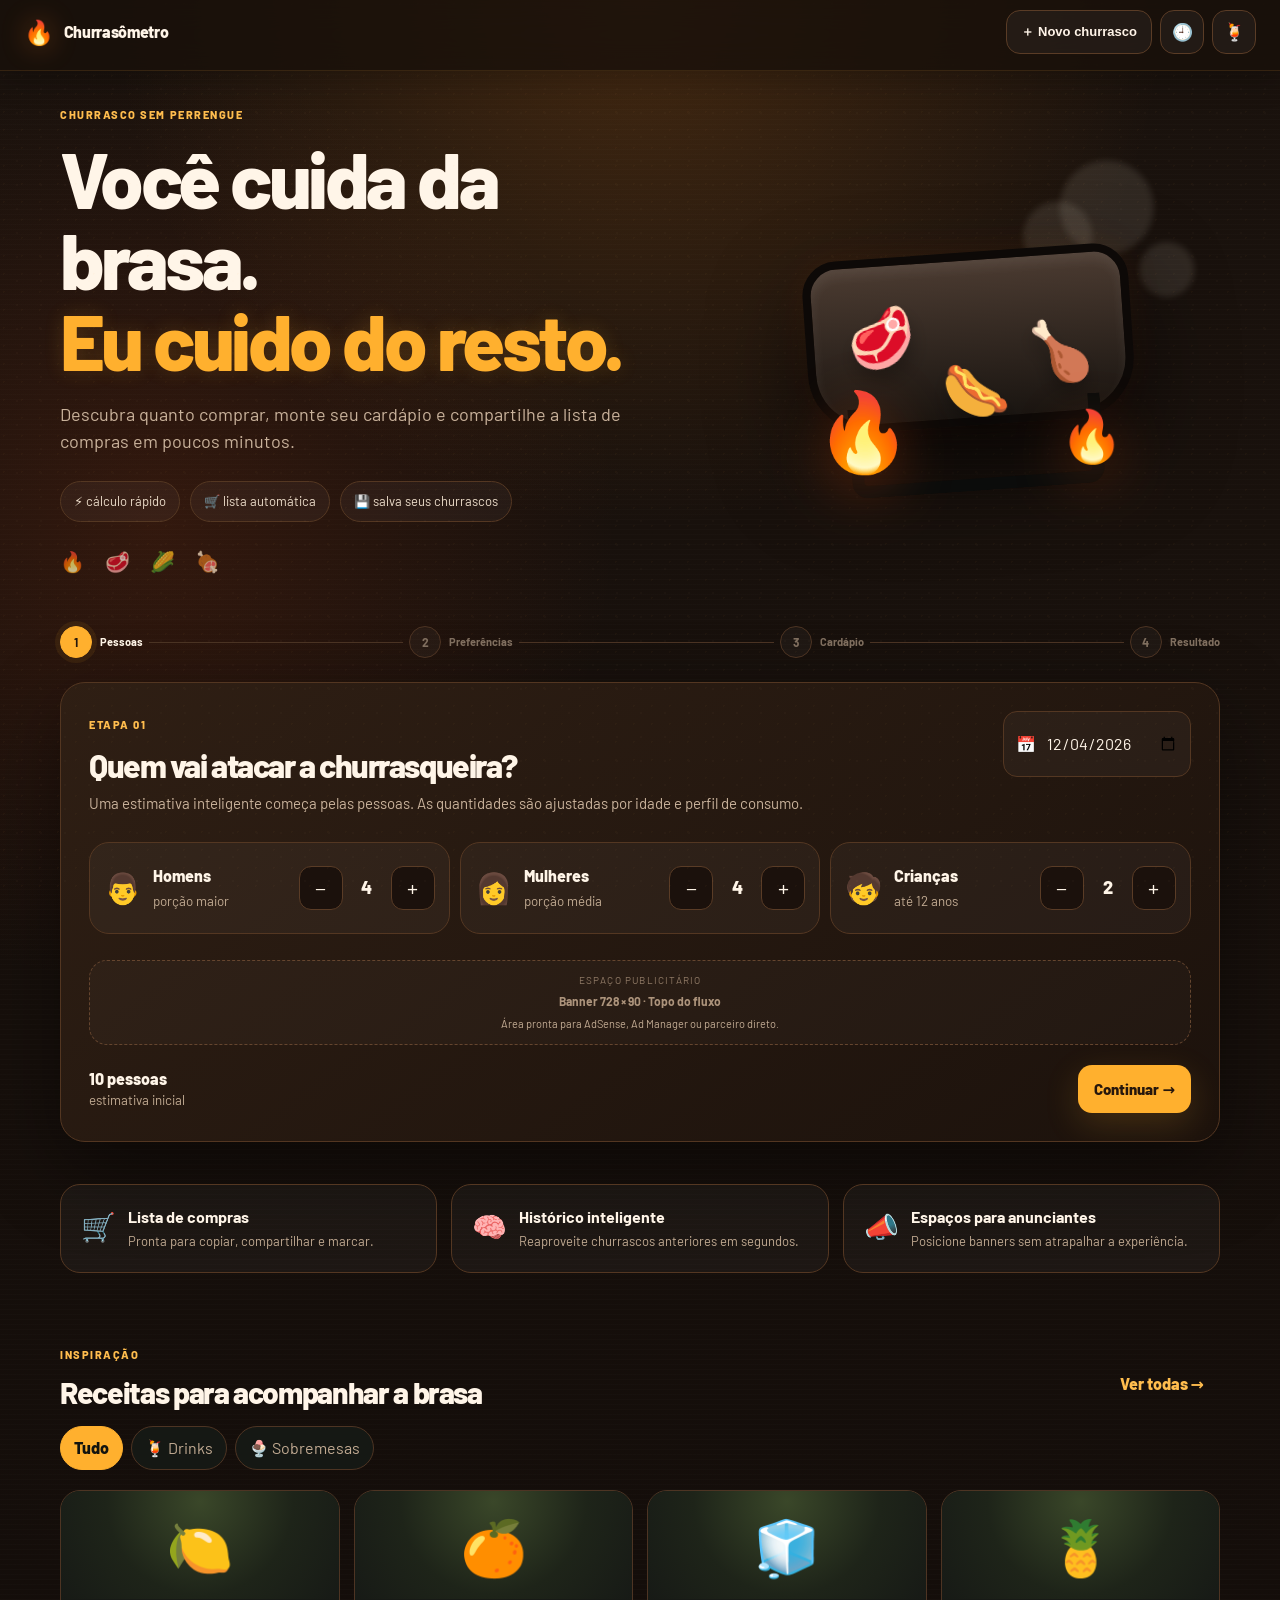
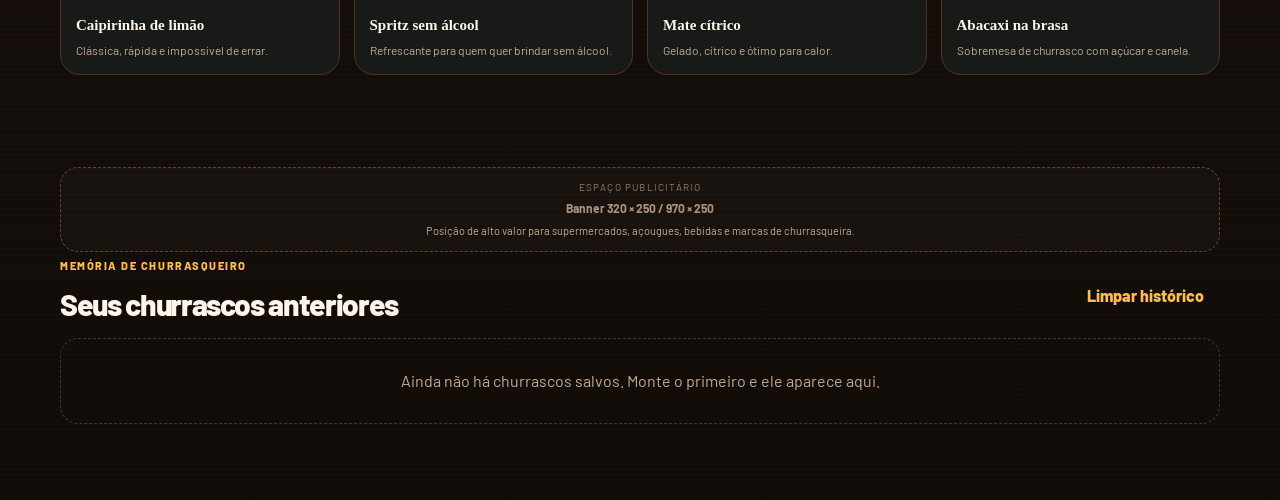
<file: index.html>
<!DOCTYPE html>
<html lang="pt-BR">
<head>
  <meta charset="UTF-8" />
  <meta name="viewport" content="width=device-width, initial-scale=1, viewport-fit=cover" />
  <meta name="mobile-web-app-capable" content="yes" />
  <meta name="apple-mobile-web-app-capable" content="yes" />
  <meta name="apple-mobile-web-app-status-bar-style" content="default" />
  <link rel="manifest" href="manifest.webmanifest" />
  <link rel="icon" href="icons/icon-192.png" sizes="192x192" type="image/png" />
  <link rel="apple-touch-icon" href="icons/icon-192.png" />
  <meta name="theme-color" content="#17110d" />
  <meta name="description" content="Churrasômetro: calcule carnes, carvão e ingredientes e monte o churrasco perfeito." />
  <title>Churrasômetro — seu churrasco sem perrengue</title>
  <link rel="preconnect" href="https://fonts.googleapis.com" />
  <link rel="preconnect" href="https://fonts.gstatic.com" crossorigin />
  <link href="https://fonts.googleapis.com/css2?family=Barlow:wght@400;500;600;700;800&display=swap" rel="stylesheet" />
  <link rel="stylesheet" href="styles.css" />
</head>
<body>
  <div class="bg-noise"></div>
  <header class="topbar">
    <a class="brand" href="#top" aria-label="Churrasômetro">
      <span class="brand-fire">🔥</span>
      <span>Churrasômetro</span>
    </a>
    <nav class="top-actions">
      <button class="new-bbq-btn" id="newBbqBtn" title="Começar novo churrasco">＋ Novo churrasco</button>
      <button class="icon-button" id="historyBtn" title="Churrascos anteriores" aria-label="Churrascos anteriores">🕘</button>
      <button class="icon-button" id="recipesBtn" title="Receitas" aria-label="Receitas">🍹</button>
    </nav>
  </header>

  <main id="top">
    <section class="hero section-wrap">
      <div class="hero-copy">
        <span class="eyebrow">CHURRASCO SEM PERRENGUE</span>
        <h1>Você cuida da brasa.<br /><span>Eu cuido do resto.</span></h1>
        <p>Descubra quanto comprar, monte seu cardápio e compartilhe a lista de compras em poucos minutos.</p>
        <div class="hero-badges">
          <span>⚡ cálculo rápido</span>
          <span>🛒 lista automática</span>
          <span>💾 salva seus churrascos</span>
        </div>
      </div>
      <div class="hero-art" aria-hidden="true">
        <div class="smoke s1"></div><div class="smoke s2"></div><div class="smoke s3"></div>
        <div class="grill">
          <div class="grill-grid"></div>
          <div class="skewer skewer-1">🥩</div>
          <div class="skewer skewer-2">🍗</div>
          <div class="skewer skewer-3">🌭</div>
        </div>
        <div class="flame f1">🔥</div>
        <div class="flame f2">🔥</div>
      </div>
    </section>

    <section class="section-wrap workspace">
      <div class="stepper" id="stepper">
        <div class="step active" data-step-label="1"><span>1</span><strong>Pessoas</strong></div>
        <div class="step-line"></div>
        <div class="step" data-step-label="2"><span>2</span><strong>Preferências</strong></div>
        <div class="step-line"></div>
        <div class="step" data-step-label="3"><span>3</span><strong>Cardápio</strong></div>
        <div class="step-line"></div>
        <div class="step" data-step-label="4"><span>4</span><strong>Resultado</strong></div>
      </div>

      <div id="appView">
        <section class="panel step-panel active" data-panel="1">
          <div class="panel-head">
            <div>
              <span class="kicker">ETAPA 01</span>
              <h2>Quem vai atacar a churrasqueira?</h2>
              <p>Uma estimativa inteligente começa pelas pessoas. As quantidades são ajustadas por idade e perfil de consumo.</p>
            </div>
            <div class="date-pill"><span>📅</span><input type="date" id="eventDate" /></div>
          </div>

          <div class="people-grid">
            <div class="counter-card">
              <div class="counter-icon">👨</div>
              <div><span class="counter-label">Homens</span><small>porção maior</small></div>
              <div class="counter"><button class="counter-btn" data-target="men" data-op="-">−</button><output id="menCount">4</output><button class="counter-btn" data-target="men" data-op="+">+</button></div>
            </div>
            <div class="counter-card">
              <div class="counter-icon">👩</div>
              <div><span class="counter-label">Mulheres</span><small>porção média</small></div>
              <div class="counter"><button class="counter-btn" data-target="women" data-op="-">−</button><output id="womenCount">4</output><button class="counter-btn" data-target="women" data-op="+">+</button></div>
            </div>
            <div class="counter-card">
              <div class="counter-icon">🧒</div>
              <div><span class="counter-label">Crianças</span><small>até 12 anos</small></div>
              <div class="counter"><button class="counter-btn" data-target="kids" data-op="-">−</button><output id="kidsCount">2</output><button class="counter-btn" data-target="kids" data-op="+">+</button></div>
            </div>
          </div>

          <div class="ad-slot small-ad ad-unit" data-ad-slot="top-banner"><span>ESPAÇO PUBLICITÁRIO</span><strong>Banner 728 × 90 · Topo do fluxo</strong><small>Área pronta para AdSense, Ad Manager ou parceiro direto.</small></div>

          <div class="panel-footer">
            <div class="mini-summary"><span id="peopleTotal">10 pessoas</span><small>estimativa inicial</small></div>
            <button class="primary-btn next-btn" data-next="2">Continuar <span>→</span></button>
          </div>
        </section>

        <section class="panel step-panel" data-panel="2">
          <div class="panel-head">
            <div>
              <span class="kicker">ETAPA 02</span>
              <h2>Qual é a sua vibe de churras?</h2>
              <p>Escolha os tipos de carne que você quer usar e diga o quanto pretende variar.</p>
            </div>
          </div>

          <div class="option-block">
            <h3>Tipos de carne</h3>
            <div class="chip-grid" id="meatTypeChips">
              <button class="choice-chip selected" data-meat-type="bovinos"><span>🥩</span> Bovinos</button>
              <button class="choice-chip selected" data-meat-type="suinos"><span>🐷</span> Suínos</button>
              <button class="choice-chip selected" data-meat-type="aves"><span>🍗</span> Aves</button>
              <button class="choice-chip" data-meat-type="ovinos"><span>🐑</span> Ovinos</button>
            </div>
          </div>

          <div class="option-block">
            <h3>Nível do churrasco</h3>
            <div class="vibe-grid" id="vibeOptions">
              <button class="vibe-card selected" data-vibe="simples"><span class="vibe-emoji">🌭</span><strong>Raiz & simples</strong><small>Carne, pão e salada.</small></button>
              <button class="vibe-card" data-vibe="amigos"><span class="vibe-emoji">🍖</span><strong>Entre amigos</strong><small>Mais variedade e acompanhamentos.</small></button>
              <button class="vibe-card" data-vibe="completo"><span class="vibe-emoji">👨‍🍳</span><strong>Completo & elaborado</strong><small>Entradas, principais, drinks e sobremesa.</small></button>
            </div>
          </div>

          <div class="option-block">
            <h3>Extras que você quer considerar</h3>
            <div class="toggle-list">
              <label class="switch-row"><span><b>🥖 Pão de alho</b><small>Clássico que some primeiro.</small></span><input type="checkbox" id="extraGarlicBread" checked /><i></i></label>
              <label class="switch-row"><span><b>🥗 Salada</b><small>Para equilibrar o estrago.</small></span><input type="checkbox" id="extraSalad" checked /><i></i></label>
              <label class="switch-row"><span><b>🍚 Arroz e maionese</b><small>Favoritos da família.</small></span><input type="checkbox" id="extraRiceMayo" /><i></i></label>
              <label class="switch-row"><span><b>🥖 Pão francês</b><small>Entra como opção de principal no churrasco raiz.</small></span><input type="checkbox" id="extraFrenchBread" /><i></i></label>
            </div>
          </div>

          <div class="panel-footer">
            <button class="secondary-btn prev-btn" data-prev="1">← Voltar</button>
            <button class="primary-btn next-btn" data-next="3">Montar meu churrasco <span>🔥</span></button>
          </div>
        </section>

        <section class="panel step-panel" data-panel="3">
          <div class="panel-head">
            <div>
              <span class="kicker">ETAPA 03</span>
              <h2>Escolha os protagonistas</h2>
              <p>O Churrasômetro cria 3 combinações a partir das carnes que você liberou. Você pode favoritar os cortes.</p>
            </div>
          </div>

          <div class="selection-grid" id="cutSelection"></div>

          <div class="smart-callout"><span>💡</span><div><strong>Não precisa escolher tudo.</strong><p>Se deixar automático, o app distribui a quantidade entre os cortes mais populares da categoria.</p></div></div>

          <div class="panel-footer">
            <button class="secondary-btn prev-btn" data-prev="2">← Voltar</button>
            <button class="primary-btn next-btn" data-next="4">Ver meus 3 cardápios <span>→</span></button>
          </div>
        </section>

        <section class="panel step-panel" data-panel="4">
          <div id="resultView"></div><div class="ad-slot result-ad ad-unit" data-ad-slot="result-banner"><span>ESPAÇO PUBLICITÁRIO</span><strong>Banner 320 × 100 / 728 × 90</strong><small>Excelente ponto para anúncio contextual após o cálculo.</small></div>
        </section>
      </div>
    </section>

    <section class="section-wrap feature-strip home-only-card">
      <article><span>🛒</span><div><strong>Lista de compras</strong><p>Pronta para copiar, compartilhar e marcar.</p></div></article>
      <article><span>🧠</span><div><strong>Histórico inteligente</strong><p>Reaproveite churrascos anteriores em segundos.</p></div></article>
      <article><span>📣</span><div><strong>Espaços para anunciantes</strong><p>Posicione banners sem atrapalhar a experiência.</p></div></article>
    </section>

    <section class="section-wrap content-section" id="recipesSection">
      <div class="section-title-row"><div><span class="kicker">INSPIRAÇÃO</span><h2>Receitas para acompanhar a brasa</h2></div><button class="text-btn" id="seeAllRecipes">Ver todas →</button></div>
      <div class="recipe-tabs"><button class="recipe-tab active" data-recipe-filter="all">Tudo</button><button class="recipe-tab" data-recipe-filter="drink">🍹 Drinks</button><button class="recipe-tab" data-recipe-filter="dessert">🍨 Sobremesas</button></div>
      <div class="recipe-grid" id="recipeGrid"></div>
    </section>

    <section class="section-wrap ad-section"><div class="ad-slot ad-unit" data-ad-slot="content-banner"><span>ESPAÇO PUBLICITÁRIO</span><strong>Banner 320 × 250 / 970 × 250</strong><small>Posição de alto valor para supermercados, açougues, bebidas e marcas de churrasqueira.</small></div></section>

    <section class="section-wrap history-section" id="historySection">
      <div class="section-title-row"><div><span class="kicker">MEMÓRIA DE CHURRASQUEIRO</span><h2>Seus churrascos anteriores</h2></div><button class="text-btn" id="clearHistory">Limpar histórico</button></div>
      <div id="historyList" class="history-list"></div>
    </section>
  </main>

  <div class="toast" id="toast" role="status" aria-live="polite"></div>

  <dialog class="modal" id="shoppingModal">
    <div class="modal-card"><button class="close-modal" data-close="shoppingModal">×</button><span class="kicker">LISTA DE COMPRAS</span><h2 id="shoppingTitle">Seu churrasco</h2><div id="shoppingList" class="shopping-list"></div><div class="modal-actions"><button class="primary-btn" id="copyShopping">📋 Copiar lista</button></div></div>
  </dialog>


  <dialog class="modal" id="customMenuModal">
    <div class="modal-card custom-menu-modal"><button class="close-modal" data-close="customMenuModal">×</button><span class="kicker">CARDÁPIO PERSONALIZADO</span><h2>Monte do seu jeito 🔥</h2><p class="modal-intro">Escolha os itens que você mais gostou nos 3 cardápios. O app mantém as carnes já calculadas e monta uma combinação final para compartilhar.</p><div id="customMenuBuilder"></div><div class="modal-actions"><button class="secondary-btn" data-close="customMenuModal">Cancelar</button><button class="primary-btn" id="saveCustomMenu">Usar este cardápio</button></div></div>
  </dialog>

  <dialog class="modal" id="shareModal">
    <div class="modal-card"><button class="close-modal" data-close="shareModal">×</button><span class="kicker">COMPARTILHAR</span><h2>Como você quer enviar?</h2><p class="modal-intro">Seu cardápio já foi escolhido. Agora é só escolher o canal.</p><div id="sharePreview" class="share-preview"></div><div class="modal-actions share-actions"><button class="secondary-btn" id="copyShare">📋 Copiar texto</button><button class="primary-btn" id="nativeShare">↗ Compartilhar</button><button class="whatsapp-btn" id="shareWhatsApp">🟢 WhatsApp</button></div></div>
  </dialog>
  <dialog class="modal" id="recipeModal">
    <div class="modal-card"><button class="close-modal" data-close="recipeModal">×</button><div id="recipeModalContent"></div></div>
  </dialog>

  <script src="app.js"></script>
<script>if("serviceWorker" in navigator){window.addEventListener("load",()=>navigator.serviceWorker.register("sw.js").catch(()=>{}));}</script>
</body>
</html>
</file>
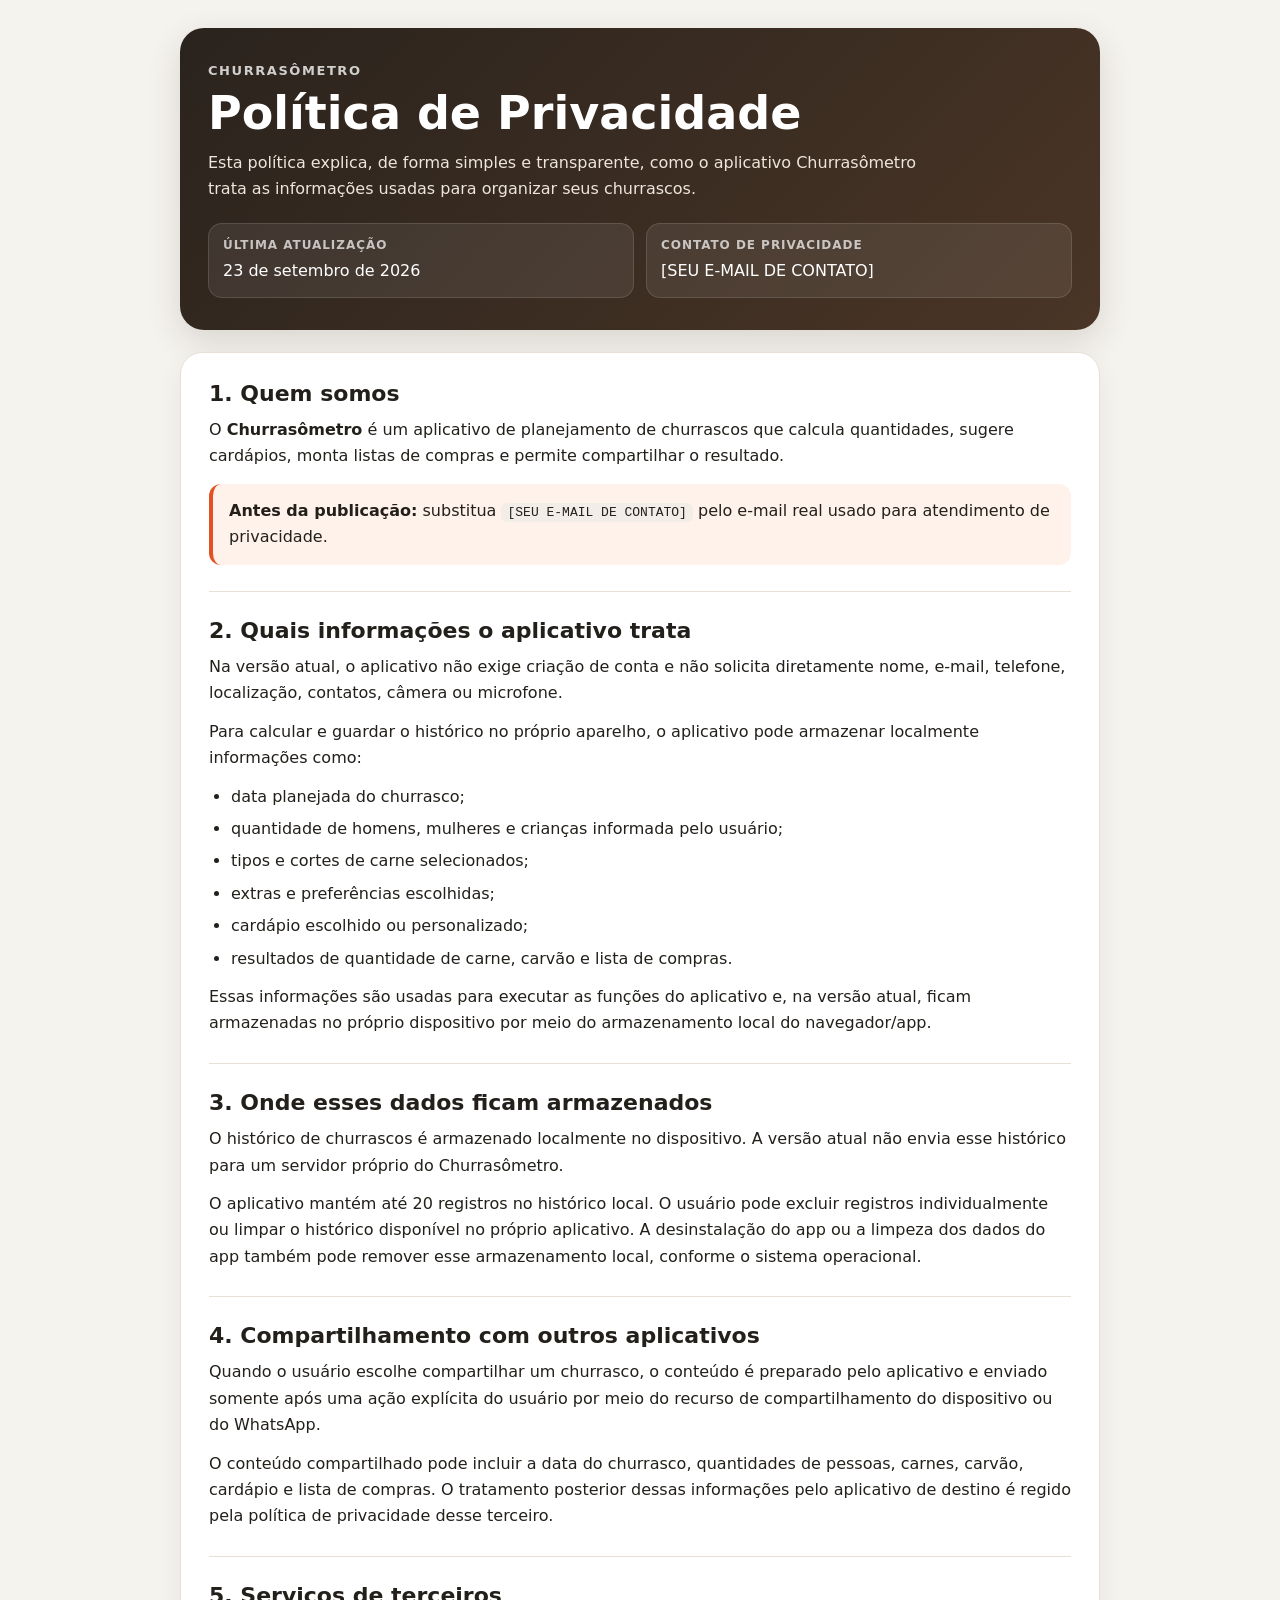
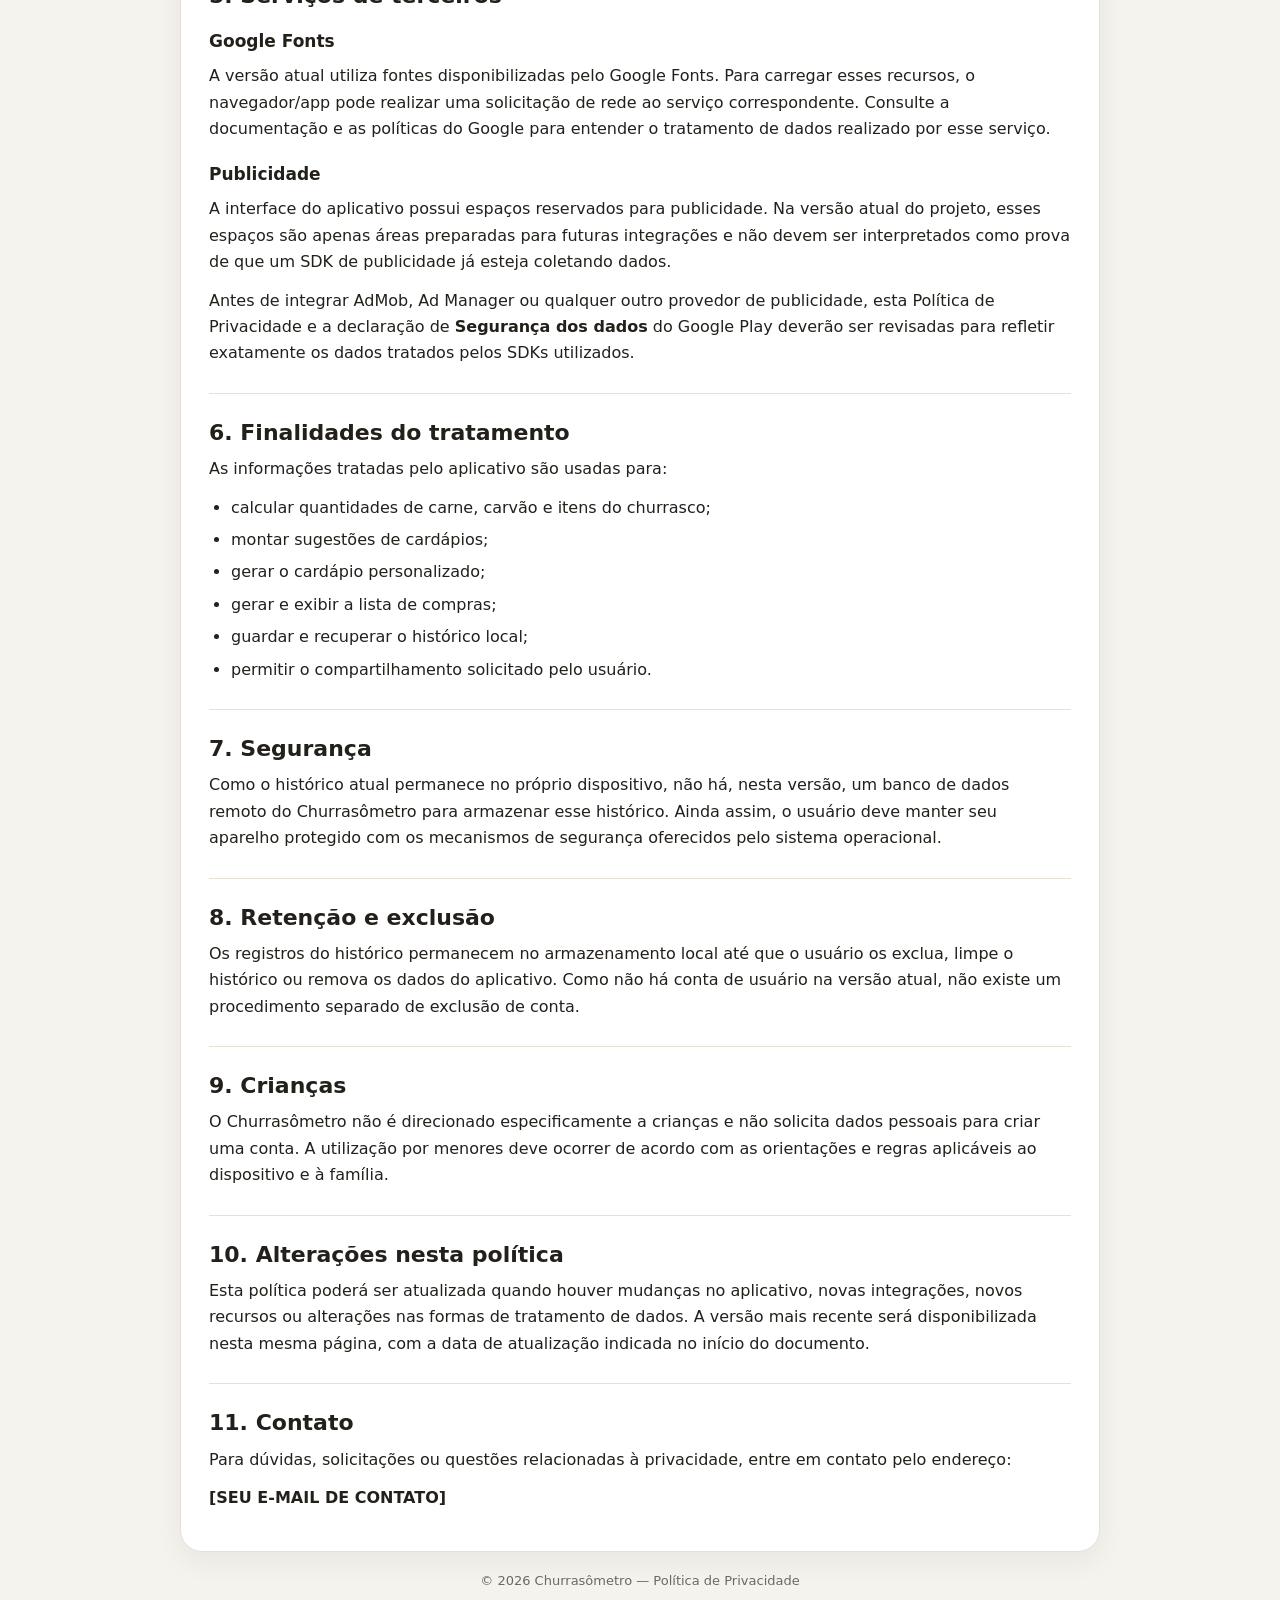
<file: privacy-policy-churrasometro.html>
<!doctype html>
<html lang="pt-BR">
<head>
  <meta charset="utf-8">
  <meta name="viewport" content="width=device-width, initial-scale=1, viewport-fit=cover">
  <meta name="robots" content="index,follow">
  <meta name="description" content="Política de Privacidade do aplicativo Churrasômetro.">
  <title>Política de Privacidade — Churrasômetro</title>
  <style>
    :root{color-scheme:light;--bg:#f5f3ee;--card:#fff;--ink:#23201b;--muted:#6e685e;--accent:#e45122;--line:#e7e0d6;--soft:#fff2ea}
    *{box-sizing:border-box}
    html{scroll-behavior:smooth}
    body{margin:0;background:var(--bg);color:var(--ink);font-family:system-ui,-apple-system,BlinkMacSystemFont,"Segoe UI",Roboto,Arial,sans-serif;line-height:1.65}
    .wrap{width:min(920px,calc(100% - 32px));margin:0 auto;padding:28px 0 56px}
    header{background:linear-gradient(135deg,#2a231d,#4a3526);color:#fff;border-radius:24px;padding:32px 28px;margin-bottom:22px;box-shadow:0 12px 35px rgba(52,37,23,.14)}
    .eyebrow{font-size:13px;letter-spacing:.12em;text-transform:uppercase;font-weight:800;opacity:.78;margin-bottom:8px}
    h1{font-size:clamp(30px,6vw,46px);line-height:1.05;margin:0 0 12px}
    header p{margin:0;max-width:720px;color:#eee5dc}
    main{background:var(--card);border:1px solid var(--line);border-radius:22px;padding:28px;box-shadow:0 10px 28px rgba(41,34,25,.06)}
    section+section{border-top:1px solid var(--line);margin-top:26px;padding-top:26px}
    h2{font-size:22px;line-height:1.2;margin:0 0 10px}
    h3{font-size:17px;margin:18px 0 7px}
    p{margin:8px 0 12px}
    ul{margin:8px 0 12px;padding-left:22px}
    li{margin:6px 0}
    .note{background:var(--soft);border-left:4px solid var(--accent);padding:14px 16px;border-radius:12px;margin:14px 0}
    .meta{display:grid;grid-template-columns:repeat(2,minmax(0,1fr));gap:12px;margin-top:20px}
    .meta div{background:rgba(255,255,255,.08);border:1px solid rgba(255,255,255,.12);padding:12px 14px;border-radius:14px}
    .meta strong{display:block;font-size:12px;text-transform:uppercase;letter-spacing:.08em;opacity:.7;margin-bottom:3px}
    a{color:#b63b15;font-weight:700}
    code{background:#f2ede7;padding:2px 6px;border-radius:6px}
    footer{color:var(--muted);font-size:13px;text-align:center;padding-top:18px}
    @media (max-width:640px){.wrap{width:min(100% - 20px,920px);padding-top:10px}.meta{grid-template-columns:1fr}header,main{border-radius:18px;padding:22px 18px}h2{font-size:20px}}
    @media (prefers-reduced-motion:reduce){html{scroll-behavior:auto}}
  </style>
</head>
<body>
  <div class="wrap">
    <header>
      <div class="eyebrow">Churrasômetro</div>
      <h1>Política de Privacidade</h1>
      <p>Esta política explica, de forma simples e transparente, como o aplicativo Churrasômetro trata as informações usadas para organizar seus churrascos.</p>
      <div class="meta">
        <div><strong>Última atualização</strong>23 de setembro de 2026</div>
        <div><strong>Contato de privacidade</strong>[SEU E-MAIL DE CONTATO]</div>
      </div>
    </header>

    <main>
      <section>
        <h2>1. Quem somos</h2>
        <p>O <strong>Churrasômetro</strong> é um aplicativo de planejamento de churrascos que calcula quantidades, sugere cardápios, monta listas de compras e permite compartilhar o resultado.</p>
        <div class="note"><strong>Antes da publicação:</strong> substitua <code>[SEU E-MAIL DE CONTATO]</code> pelo e-mail real usado para atendimento de privacidade.</div>
      </section>

      <section>
        <h2>2. Quais informações o aplicativo trata</h2>
        <p>Na versão atual, o aplicativo não exige criação de conta e não solicita diretamente nome, e-mail, telefone, localização, contatos, câmera ou microfone.</p>
        <p>Para calcular e guardar o histórico no próprio aparelho, o aplicativo pode armazenar localmente informações como:</p>
        <ul>
          <li>data planejada do churrasco;</li>
          <li>quantidade de homens, mulheres e crianças informada pelo usuário;</li>
          <li>tipos e cortes de carne selecionados;</li>
          <li>extras e preferências escolhidas;</li>
          <li>cardápio escolhido ou personalizado;</li>
          <li>resultados de quantidade de carne, carvão e lista de compras.</li>
        </ul>
        <p>Essas informações são usadas para executar as funções do aplicativo e, na versão atual, ficam armazenadas no próprio dispositivo por meio do armazenamento local do navegador/app.</p>
      </section>

      <section>
        <h2>3. Onde esses dados ficam armazenados</h2>
        <p>O histórico de churrascos é armazenado localmente no dispositivo. A versão atual não envia esse histórico para um servidor próprio do Churrasômetro.</p>
        <p>O aplicativo mantém até 20 registros no histórico local. O usuário pode excluir registros individualmente ou limpar o histórico disponível no próprio aplicativo. A desinstalação do app ou a limpeza dos dados do app também pode remover esse armazenamento local, conforme o sistema operacional.</p>
      </section>

      <section>
        <h2>4. Compartilhamento com outros aplicativos</h2>
        <p>Quando o usuário escolhe compartilhar um churrasco, o conteúdo é preparado pelo aplicativo e enviado somente após uma ação explícita do usuário por meio do recurso de compartilhamento do dispositivo ou do WhatsApp.</p>
        <p>O conteúdo compartilhado pode incluir a data do churrasco, quantidades de pessoas, carnes, carvão, cardápio e lista de compras. O tratamento posterior dessas informações pelo aplicativo de destino é regido pela política de privacidade desse terceiro.</p>
      </section>

      <section>
        <h2>5. Serviços de terceiros</h2>
        <h3>Google Fonts</h3>
        <p>A versão atual utiliza fontes disponibilizadas pelo Google Fonts. Para carregar esses recursos, o navegador/app pode realizar uma solicitação de rede ao serviço correspondente. Consulte a documentação e as políticas do Google para entender o tratamento de dados realizado por esse serviço.</p>

        <h3>Publicidade</h3>
        <p>A interface do aplicativo possui espaços reservados para publicidade. Na versão atual do projeto, esses espaços são apenas áreas preparadas para futuras integrações e não devem ser interpretados como prova de que um SDK de publicidade já esteja coletando dados.</p>
        <p>Antes de integrar AdMob, Ad Manager ou qualquer outro provedor de publicidade, esta Política de Privacidade e a declaração de <strong>Segurança dos dados</strong> do Google Play deverão ser revisadas para refletir exatamente os dados tratados pelos SDKs utilizados.</p>
      </section>

      <section>
        <h2>6. Finalidades do tratamento</h2>
        <p>As informações tratadas pelo aplicativo são usadas para:</p>
        <ul>
          <li>calcular quantidades de carne, carvão e itens do churrasco;</li>
          <li>montar sugestões de cardápios;</li>
          <li>gerar o cardápio personalizado;</li>
          <li>gerar e exibir a lista de compras;</li>
          <li>guardar e recuperar o histórico local;</li>
          <li>permitir o compartilhamento solicitado pelo usuário.</li>
        </ul>
      </section>

      <section>
        <h2>7. Segurança</h2>
        <p>Como o histórico atual permanece no próprio dispositivo, não há, nesta versão, um banco de dados remoto do Churrasômetro para armazenar esse histórico. Ainda assim, o usuário deve manter seu aparelho protegido com os mecanismos de segurança oferecidos pelo sistema operacional.</p>
      </section>

      <section>
        <h2>8. Retenção e exclusão</h2>
        <p>Os registros do histórico permanecem no armazenamento local até que o usuário os exclua, limpe o histórico ou remova os dados do aplicativo. Como não há conta de usuário na versão atual, não existe um procedimento separado de exclusão de conta.</p>
      </section>

      <section>
        <h2>9. Crianças</h2>
        <p>O Churrasômetro não é direcionado especificamente a crianças e não solicita dados pessoais para criar uma conta. A utilização por menores deve ocorrer de acordo com as orientações e regras aplicáveis ao dispositivo e à família.</p>
      </section>

      <section>
        <h2>10. Alterações nesta política</h2>
        <p>Esta política poderá ser atualizada quando houver mudanças no aplicativo, novas integrações, novos recursos ou alterações nas formas de tratamento de dados. A versão mais recente será disponibilizada nesta mesma página, com a data de atualização indicada no início do documento.</p>
      </section>

      <section>
        <h2>11. Contato</h2>
        <p>Para dúvidas, solicitações ou questões relacionadas à privacidade, entre em contato pelo endereço:</p>
        <p><strong>[SEU E-MAIL DE CONTATO]</strong></p>
      </section>
    </main>

    <footer>
      © 2026 Churrasômetro — Política de Privacidade
    </footer>
  </div>
</body>
</html>
</file>
<file: styles.css>
:root{
  --bg:#10120f;--bg-soft:#171a15;--card:#1b1e1a;--card-2:#21251f;--text:#f7f4e9;--muted:#a9ada2;--line:#2f342b;--accent:#d8fb48;--accent-2:#ff7d36;--green:#9ee84d;--shadow:0 24px 70px rgba(0,0,0,.28);--radius:22px
}
*{box-sizing:border-box}html{scroll-behavior:smooth}body{margin:0;background:radial-gradient(circle at 15% 5%,#272d1f 0,transparent 28%),radial-gradient(circle at 90% 0,#342414 0,transparent 24%),var(--bg);color:var(--text);font-family:"DM Sans",sans-serif;line-height:1.5}body:before{content:"";position:fixed;inset:0;pointer-events:none;background-image:linear-gradient(rgba(255,255,255,.018) 1px,transparent 1px),linear-gradient(90deg,rgba(255,255,255,.018) 1px,transparent 1px);background-size:32px 32px;mask-image:linear-gradient(to bottom,rgba(0,0,0,.5),transparent 85%)}button,input{font:inherit}.topbar{position:sticky;top:0;z-index:20;display:flex;justify-content:space-between;align-items:center;padding:16px max(20px,calc((100vw - 1160px)/2));background:rgba(16,18,15,.82);backdrop-filter:blur(16px);border-bottom:1px solid rgba(255,255,255,.06)}.brand{display:flex;align-items:center;gap:10px;color:var(--text);font-weight:800;text-decoration:none;font-family:Montserrat,sans-serif;letter-spacing:-.03em}.brand-fire{font-size:24px}.top-actions{display:flex;gap:8px}.icon-button{width:42px;height:42px;border-radius:14px;border:1px solid var(--line);background:rgba(255,255,255,.03);color:var(--text);cursor:pointer}.section-wrap{width:min(1160px,calc(100% - 40px));margin:auto}.hero{min-height:500px;display:grid;grid-template-columns:1.1fr .9fr;align-items:center;gap:60px;padding:64px 0 44px}.eyebrow,.kicker{display:inline-flex;letter-spacing:.14em;font-size:11px;font-weight:800;color:var(--accent);margin-bottom:14px}.hero h1,.panel h2,.content-section h2,.history-section h2{font-family:Montserrat,sans-serif;line-height:1.04;letter-spacing:-.04em}.hero h1{font-size:clamp(44px,7vw,76px);margin:0 0 20px}.hero h1 span{color:var(--accent)}.hero p{max-width:650px;color:var(--muted);font-size:18px;margin:0 0 26px}.hero-badges{display:flex;flex-wrap:wrap;gap:10px}.hero-badges span{border:1px solid var(--line);padding:10px 13px;border-radius:999px;background:rgba(255,255,255,.03);font-size:13px;color:#d8dbd1}.hero-art{position:relative;height:370px;display:grid;place-items:center}.grill{width:320px;height:170px;border-radius:34px 34px 60px 60px;background:linear-gradient(180deg,#383b34,#181a17);border:8px solid #090a09;box-shadow:0 40px 80px rgba(0,0,0,.55),inset 0 6px 10px rgba(255,255,255,.05);position:relative;transform:rotate(-4deg)}.grill:before{content:"";position:absolute;left:28px;right:28px;bottom:-72px;height:76px;border-left:12px solid #0b0c0b;border-right:12px solid #0b0c0b;border-bottom:12px solid #0b0c0b;border-radius:0 0 16px 16px}.grill-grid{position:absolute;inset:28px;border-top:8px repeating-linear-gradient(90deg,#090a09 0 9px,transparent 9px 28px);filter:drop-shadow(0 12px 12px rgba(0,0,0,.35))}.skewer{position:absolute;font-size:54px;filter:drop-shadow(0 12px 9px rgba(0,0,0,.25))}.skewer-1{top:28px;left:32px;transform:rotate(-10deg)}.skewer-2{top:52px;right:30px;transform:rotate(8deg)}.skewer-3{top:85px;left:122px;transform:rotate(3deg)}.flame{position:absolute;font-size:76px;filter:drop-shadow(0 14px 20px rgba(255,125,54,.22));animation:float 2.1s ease-in-out infinite}.f1{bottom:40px;left:100px}.f2{bottom:54px;right:100px;font-size:50px;animation-delay:.45s}.smoke{position:absolute;border-radius:50%;background:rgba(255,255,255,.09);filter:blur(3px);animation:smoke 5s linear infinite}.s1{width:68px;height:68px;top:50px;right:130px}.s2{width:92px;height:92px;top:10px;right:70px;animation-delay:1.1s}.s3{width:54px;height:54px;top:90px;right:30px;animation-delay:2.1s}@keyframes float{50%{transform:translateY(-8px) rotate(3deg)}}@keyframes smoke{0%{transform:translateY(18px) scale(.8);opacity:0}30%{opacity:1}100%{transform:translateY(-80px) translateX(35px) scale(1.3);opacity:0}}
.workspace{padding-bottom:42px}.stepper{display:flex;align-items:center;margin:10px 0 22px}.step{display:flex;align-items:center;gap:8px;color:#6e7369;font-size:12px;font-weight:700;white-space:nowrap}.step span{width:30px;height:30px;border-radius:50%;display:grid;place-items:center;border:1px solid var(--line);font-size:12px}.step.active{color:var(--text)}.step.active span{background:var(--accent);color:#12140f;border-color:var(--accent)}.step.done span{background:#2f3b22;color:var(--accent);border-color:#425726}.step-line{height:1px;background:var(--line);flex:1;margin:0 12px}.panel{background:linear-gradient(180deg,rgba(34,38,32,.96),rgba(24,27,23,.97));border:1px solid var(--line);border-radius:28px;box-shadow:var(--shadow);padding:28px}.step-panel{display:none}.step-panel.active{display:block}.panel-head{display:flex;justify-content:space-between;gap:30px;align-items:flex-start}.panel h2{font-size:32px;margin:0 0 10px}.panel-head p{color:var(--muted);max-width:760px;margin:0}.date-pill{display:flex;gap:9px;align-items:center;border:1px solid var(--line);padding:10px 12px;border-radius:14px;background:#141713}.date-pill input{color:var(--text);background:none;border:0;outline:0}.people-grid{display:grid;grid-template-columns:repeat(3,1fr);gap:14px;margin:26px 0}.counter-card{display:grid;grid-template-columns:auto 1fr auto;align-items:center;gap:12px;padding:20px;border:1px solid var(--line);background:rgba(255,255,255,.024);border-radius:20px}.counter-icon{font-size:30px}.counter-label{display:block;font-weight:800}.counter-card small{color:var(--muted)}.counter{display:flex;align-items:center;gap:10px}.counter output{min-width:22px;text-align:center;font-weight:800;font-size:17px}.counter-btn{border:1px solid var(--line);background:#11140f;color:var(--text);width:32px;height:32px;border-radius:10px;cursor:pointer;font-size:18px}.ad-slot{border:1px dashed #3b4235;border-radius:18px;background:#151814;display:grid;place-items:center;color:#697065;min-height:86px;text-align:center}.ad-slot span,.ad-slot strong{display:block}.ad-slot span{font-size:10px;letter-spacing:.12em}.ad-slot strong{font-size:12px;margin-top:4px;color:#7c8278}.panel-footer{display:flex;justify-content:space-between;align-items:center;gap:14px;margin-top:26px}.mini-summary small,.mini-summary span{display:block}.mini-summary span{font-weight:800}.mini-summary small{color:var(--muted)}.primary-btn,.secondary-btn,.text-btn{border:0;cursor:pointer;border-radius:14px;font-weight:800;transition:.2s ease}.primary-btn{background:var(--accent);color:#10130d;padding:13px 18px;box-shadow:0 10px 30px rgba(216,251,72,.14)}.primary-btn:hover{transform:translateY(-2px)}.secondary-btn{background:transparent;color:var(--text);border:1px solid var(--line);padding:12px 16px}.text-btn{background:none;color:var(--accent);padding:6px}.option-block{margin-top:28px}.option-block h3{font-size:14px;margin:0 0 12px}.chip-grid{display:grid;grid-template-columns:repeat(4,1fr);gap:12px}.choice-chip{padding:16px;border-radius:18px;border:1px solid var(--line);background:#151814;color:var(--text);cursor:pointer;font-weight:700}.choice-chip.selected{border-color:#56692d;box-shadow:inset 0 0 0 1px #56692d;background:rgba(216,251,72,.05)}.choice-chip span{font-size:24px;display:block;margin-bottom:7px}.vibe-grid{display:grid;grid-template-columns:repeat(3,1fr);gap:12px}.vibe-card{text-align:left;padding:18px;border:1px solid var(--line);border-radius:20px;background:#151814;color:var(--text);cursor:pointer}.vibe-card.selected{border-color:#56692d;background:linear-gradient(180deg,rgba(216,251,72,.08),rgba(216,251,72,.025))}.vibe-emoji{display:block;font-size:30px;margin-bottom:12px}.vibe-card strong,.vibe-card small{display:block}.vibe-card small{color:var(--muted);margin-top:5px}.toggle-list{display:grid;gap:8px}.switch-row{display:flex;justify-content:space-between;align-items:center;gap:16px;border:1px solid var(--line);padding:15px 16px;border-radius:16px;background:rgba(255,255,255,.02)}.switch-row span{display:block}.switch-row b{display:block;font-size:14px}.switch-row small{display:block;color:var(--muted);margin-top:2px}.switch-row input{display:none}.switch-row i{display:block;width:44px;height:25px;background:#30342d;border-radius:999px;position:relative}.switch-row i:after{content:"";position:absolute;width:19px;height:19px;border-radius:50%;background:#767c72;top:3px;left:3px;transition:.2s}.switch-row input:checked+i{background:#50622d}.switch-row input:checked+i:after{left:22px;background:var(--accent)}.selection-grid{display:grid;grid-template-columns:repeat(2,1fr);gap:14px;margin-top:24px}.cut-group{border:1px solid var(--line);border-radius:20px;padding:18px;background:rgba(255,255,255,.02)}.cut-head{display:flex;justify-content:space-between;align-items:center;margin-bottom:14px}.cut-head h3{margin:0}.cut-head span{font-size:11px;color:var(--muted)}.cut-list{display:grid;gap:8px}.cut-item{display:flex;align-items:center;justify-content:space-between;gap:12px;border:1px solid #2b2f29;background:#151814;padding:11px 12px;border-radius:14px}.cut-item label{display:flex;gap:9px;align-items:center;font-size:14px}.cut-item input{accent-color:var(--accent)}.smart-callout{display:flex;gap:12px;padding:14px 16px;background:rgba(216,251,72,.06);border:1px solid rgba(216,251,72,.15);border-radius:16px;margin-top:16px}.smart-callout span{font-size:20px}.smart-callout p{margin:2px 0 0;color:var(--muted);font-size:13px}.result-head{display:flex;justify-content:space-between;align-items:flex-end;gap:20px}.result-head h2{margin-bottom:4px}.result-actions{display:flex;gap:8px}.summary-banner{display:grid;grid-template-columns:1.1fr .9fr;gap:14px;margin:20px 0}.hero-stat,.purchase-card{padding:20px;border-radius:20px;border:1px solid var(--line);background:#151814}.hero-stat .big{font-family:Montserrat;font-size:42px;letter-spacing:-.05em;margin-top:6px}.hero-stat p,.purchase-card p{margin:4px 0 0;color:var(--muted);font-size:13px}.menu-grid{display:grid;grid-template-columns:repeat(3,1fr);gap:14px;margin-top:18px}.menu-card{position:relative;border:1px solid var(--line);border-radius:22px;background:linear-gradient(180deg,#1c211b,#171a15);padding:20px;overflow:hidden}.menu-card.featured{border-color:#53632e;box-shadow:0 18px 55px rgba(216,251,72,.08)}.menu-card .menu-tag{display:inline-flex;padding:6px 9px;border-radius:999px;background:#2d351f;color:var(--accent);font-size:10px;letter-spacing:.1em;font-weight:800}.menu-card h3{font-family:Montserrat;margin:14px 0 4px}.menu-card .menu-desc{color:var(--muted);font-size:13px}.menu-section{margin-top:16px}.menu-section h4{margin:0 0 8px;font-size:12px;color:#dce0d5;text-transform:uppercase;letter-spacing:.08em}.menu-list{display:grid;gap:7px;margin:0;padding:0;list-style:none}.menu-list li{display:flex;justify-content:space-between;gap:10px;font-size:13px;color:#d6d9d1}.menu-list li span{color:var(--muted)}.buy-bar{display:flex;justify-content:space-between;gap:12px;align-items:center;margin-top:18px;padding:14px 16px;background:#121511;border:1px solid var(--line);border-radius:18px}.buy-bar strong{font-size:16px}.buy-bar small{display:block;color:var(--muted)}.result-foot{display:flex;justify-content:space-between;align-items:center;gap:14px;margin-top:18px}.feature-strip{display:grid;grid-template-columns:repeat(3,1fr);gap:14px;margin-bottom:68px}.feature-strip article{display:flex;gap:12px;padding:20px;border:1px solid var(--line);border-radius:20px;background:rgba(255,255,255,.02)}.feature-strip article>span{font-size:28px}.feature-strip strong{display:block}.feature-strip p{margin:3px 0 0;color:var(--muted);font-size:13px}.content-section,.history-section{padding:0 0 76px}.section-title-row{display:flex;justify-content:space-between;align-items:end;gap:15px}.content-section h2,.history-section h2{font-size:30px;margin:0}.recipe-tabs{display:flex;gap:8px;margin:18px 0}.recipe-tab{border:1px solid var(--line);background:#151814;color:var(--muted);padding:9px 13px;border-radius:999px;cursor:pointer}.recipe-tab.active{color:#12140f;background:var(--accent);border-color:var(--accent);font-weight:800}.recipe-grid{display:grid;grid-template-columns:repeat(4,1fr);gap:14px}.recipe-card{border:1px solid var(--line);border-radius:20px;overflow:hidden;background:#171a16}.recipe-cover{height:128px;display:grid;place-items:center;font-size:54px;background:radial-gradient(circle at 50% 10%,#3a4729 0,#1e2419 55%,#171a16 100%)}.recipe-card-body{padding:15px}.recipe-card h3{margin:0 0 4px;font-family:Montserrat;font-size:15px}.recipe-card p{margin:0;color:var(--muted);font-size:12px}.history-list{display:grid;gap:10px;margin-top:18px}.history-item{display:grid;grid-template-columns:1fr auto;align-items:center;gap:16px;padding:16px;border:1px solid var(--line);border-radius:18px;background:#171a16}.history-meta strong{display:block}.history-meta small{color:var(--muted)}.history-actions{display:flex;gap:8px}.history-actions button{border:1px solid var(--line);background:transparent;color:var(--text);border-radius:12px;padding:9px 12px;cursor:pointer}.history-empty{padding:30px;border:1px dashed var(--line);border-radius:18px;color:var(--muted);text-align:center}.modal{border:0;background:transparent;padding:20px;width:min(720px,calc(100% - 30px))}.modal::backdrop{background:rgba(0,0,0,.7);backdrop-filter:blur(5px)}.modal-card{position:relative;background:#171a16;border:1px solid var(--line);border-radius:24px;padding:24px;box-shadow:var(--shadow)}.close-modal{position:absolute;top:12px;right:12px;width:36px;height:36px;border-radius:12px;border:1px solid var(--line);background:#10130f;color:var(--text);font-size:22px;cursor:pointer}.shopping-list{display:grid;gap:9px;max-height:52vh;overflow:auto;padding-right:4px;margin-top:16px}.shop-row{display:flex;justify-content:space-between;gap:16px;padding:12px 14px;border:1px solid var(--line);background:#121511;border-radius:14px}.shop-row small{color:var(--muted)}.modal-actions{display:flex;justify-content:flex-end;gap:8px;margin-top:18px}.toast{position:fixed;left:50%;bottom:24px;transform:translate(-50%,20px);background:#eafab5;color:#11140d;font-weight:800;padding:12px 16px;border-radius:14px;opacity:0;pointer-events:none;transition:.25s;z-index:60}.toast.show{opacity:1;transform:translate(-50%,0)}
@media(max-width:900px){.hero{grid-template-columns:1fr;gap:10px;padding-top:34px}.hero-art{height:280px}.people-grid,.vibe-grid,.feature-strip,.menu-grid{grid-template-columns:1fr}.chip-grid{grid-template-columns:repeat(2,1fr)}.selection-grid{grid-template-columns:1fr}.summary-banner{grid-template-columns:1fr}.recipe-grid{grid-template-columns:repeat(2,1fr)}}
@media(max-width:600px){.section-wrap{width:min(100% - 24px,1160px)}.topbar{padding-left:12px;padding-right:12px}.hero h1{font-size:42px}.hero p{font-size:16px}.hero-art{transform:scale(.88)}.panel{padding:20px;border-radius:22px}.panel-head,.panel-footer,.result-head,.result-foot{flex-direction:column;align-items:stretch}.step strong{display:none}.step-line{margin:0 7px}.date-pill{width:100%}.date-pill input{width:100%}.people-grid{grid-template-columns:1fr}.counter-card{grid-template-columns:auto 1fr auto}.recipe-grid{grid-template-columns:1fr}.history-item{grid-template-columns:1fr}.history-actions{width:100%}.history-actions button{flex:1}.feature-strip{margin-bottom:52px}.hero-badges{gap:7px}.hero-badges span{font-size:12px}.primary-btn,.secondary-btn{width:100%}}

/* v2 additions */
.ad-unit{min-height:120px;border-style:dashed;background:linear-gradient(135deg,rgba(255,255,255,.02),rgba(255,255,255,.045));}
.ad-unit small{display:block;color:var(--muted);font-size:11px;margin-top:6px;}
.result-ad{margin:16px 0;}
.inline-ad{margin:20px 0;}
.whatsapp-btn{border:1px solid rgba(94,238,141,.28);background:rgba(94,238,141,.12);color:#dfffe9;border-radius:14px;padding:12px 16px;font-weight:800;cursor:pointer;}
.result-foot-actions{display:flex;gap:10px;flex-wrap:wrap;justify-content:flex-end;}
.custom-menu-cta,.custom-result-card{margin-top:18px;border:1px solid rgba(244,179,44,.20);background:linear-gradient(145deg,rgba(244,179,44,.08),rgba(255,255,255,.02));border-radius:22px;padding:22px;}
.custom-menu-cta{display:flex;gap:18px;align-items:center;justify-content:space-between;}
.custom-menu-cta h3{margin:4px 0 6px;font-family:Montserrat;font-size:20px;}
.custom-menu-cta p{margin:0;color:var(--muted);line-height:1.5;max-width:700px;}
.custom-result-card{max-width:720px;}
.custom-menu-modal{max-width:900px;}
.modal-intro{color:var(--muted);line-height:1.55;}
.custom-section{padding:18px 0;border-top:1px solid var(--line);}
.custom-section:first-child{border-top:0;padding-top:4px;}
.custom-section-head{display:flex;justify-content:space-between;gap:12px;align-items:center;margin-bottom:12px;}
.custom-section-head h3{margin:0;font-family:Montserrat;}
.custom-section-head span{color:var(--muted);font-size:12px;}
.custom-option-grid{display:grid;grid-template-columns:repeat(2,minmax(0,1fr));gap:10px;}
.custom-option{display:flex;align-items:center;gap:10px;border:1px solid var(--line);background:rgba(255,255,255,.025);padding:12px 14px;border-radius:14px;cursor:pointer;}
.custom-option:has(input:checked){border-color:rgba(244,179,44,.55);background:rgba(244,179,44,.09);}
.custom-option input{accent-color:var(--accent);}
.custom-empty{color:var(--muted);font-size:13px;}
@media (max-width:700px){.custom-menu-cta{flex-direction:column;align-items:flex-start}.custom-option-grid{grid-template-columns:1fr}.result-foot-actions{width:100%;justify-content:flex-start}.result-foot-actions button{width:100%}}
.selection-required{margin-top:18px;padding:16px 18px;border:1px solid rgba(216,251,72,.22);background:rgba(216,251,72,.05);border-radius:18px;display:flex;justify-content:space-between;align-items:center;gap:16px}.selection-required h3{margin:2px 0 3px;font-family:Montserrat}.selection-required p{margin:0;color:var(--muted);font-size:13px}.selection-required>strong{white-space:nowrap;color:var(--accent);font-size:13px}.menu-select-btn{width:100%;margin-top:18px;border:1px solid var(--line);background:#11140f;color:var(--text);padding:12px 14px;border-radius:14px;font-weight:800;cursor:pointer}.menu-select-btn.selected{background:var(--accent);color:#11140f;border-color:var(--accent)}.menu-card.menu-selected{border-color:var(--accent);box-shadow:0 18px 55px rgba(216,251,72,.12)}.result-foot>button:disabled{opacity:.45;cursor:not-allowed;transform:none}.share-preview{white-space:pre-wrap;background:#10130f;border:1px solid var(--line);border-radius:16px;padding:14px;max-height:38vh;overflow:auto;color:#d9ddd3;font-size:13px;line-height:1.55}.share-actions{justify-content:flex-end;flex-wrap:wrap}.whatsapp-btn{background:rgba(94,238,141,.12)}
@media(max-width:700px){.selection-required{flex-direction:column;align-items:flex-start}.selection-required>strong{white-space:normal}.share-actions>*{width:100%}}

/* v4 — confirmação do cardápio e visual mais clean */
.cut-item{grid-template-columns:1fr;}
.cut-item label{width:100%;}
.menu-select-btn.check-select{display:flex;align-items:center;justify-content:center;gap:10px;background:#11140f;border:1px solid #30352d;transition:.2s ease;}
.menu-select-btn.check-select:hover{border-color:rgba(216,251,72,.55);transform:translateY(-1px);}
.check-circle{width:22px;height:22px;border:1.5px solid #6b7462;border-radius:7px;display:grid;place-items:center;font-size:13px;font-weight:900;flex:none;}
.menu-select-btn.check-select.selected{background:var(--accent);color:#11140f;border-color:var(--accent);}
.menu-select-btn.check-select.selected .check-circle{border-color:#11140f;background:#11140f;color:var(--accent);}
.selection-confirmed{display:flex;justify-content:space-between;align-items:center;gap:18px;margin:20px 0;padding:18px 20px;border:1px solid rgba(216,251,72,.25);background:linear-gradient(135deg,rgba(216,251,72,.08),rgba(255,255,255,.02));border-radius:20px;}
.selection-confirmed h3{margin:4px 0;font-family:Montserrat;font-size:21px;}
.selection-confirmed p{margin:0;color:var(--muted);font-size:13px;}
.selection-confirmed-actions{display:flex;gap:9px;flex-wrap:wrap;justify-content:flex-end;}
.selection-confirmed-actions .primary-btn,.selection-confirmed-actions .secondary-btn{white-space:nowrap;}
.confirmed-menu-wrap{margin-top:18px;}
.confirmed-menu-card{max-width:760px;margin:0 auto;border-color:rgba(216,251,72,.28);box-shadow:0 18px 55px rgba(216,251,72,.08);}
.extras-summary{padding-top:2px;}
.extra-check{color:var(--accent);font-weight:900;margin-right:7px;}
@media(max-width:760px){.selection-confirmed{flex-direction:column;align-items:stretch}.selection-confirmed-actions{justify-content:stretch}.selection-confirmed-actions>*{width:100%;}.confirmed-menu-card{max-width:none;}}

.new-bbq-btn{
  border:1px solid rgba(240,245,235,.16);
  background:rgba(255,255,255,.06);
  color:var(--text);
  border-radius:999px;
  padding:10px 14px;
  font:600 13px 'DM Sans',sans-serif;
  cursor:pointer;
  transition:.2s ease;
}
.new-bbq-btn:hover{background:rgba(255,255,255,.10);transform:translateY(-1px)}

@media (max-width: 680px){
  .new-bbq-btn{padding:9px 11px;font-size:12px}
  .new-bbq-btn{font-size:0}
  .new-bbq-btn::after{content:'＋ Novo';font-size:12px}
}

/* v7 — contraste e hierarquia do cardápio personalizado */
.custom-menu-modal{
  background:linear-gradient(180deg,#1d221b 0%,#161914 100%);
  border-color:#3d4535;
}
.custom-menu-modal h2{
  color:#fffdf5;
  letter-spacing:-.03em;
}
.custom-menu-modal .modal-intro{
  color:#c6cbbf;
}
.custom-section{
  background:rgba(255,255,255,.018);
  border:1px solid rgba(255,255,255,.055);
  border-radius:18px;
  margin-top:12px;
  padding:18px;
}
.custom-section:first-child{
  margin-top:0;
  padding-top:18px;
  border-top:1px solid rgba(255,255,255,.055);
}
.custom-section-head h3{
  color:#f4f6ec;
  font-size:17px;
  letter-spacing:-.02em;
}
.custom-section-head span{
  color:#9fa79a;
}
.custom-option{
  color:#eef1e7;
  background:rgba(9,12,8,.42);
  border-color:#353b31;
  transition:.18s ease;
}
.custom-option:hover{
  border-color:#56634a;
  background:rgba(255,255,255,.045);
  transform:translateY(-1px);
}
.custom-option span{
  color:#edf0e8;
  font-weight:600;
}
.custom-option input{
  width:17px;
  height:17px;
  accent-color:var(--accent);
  flex:none;
}
.custom-option:has(input:checked){
  border-color:rgba(216,251,72,.62);
  background:linear-gradient(135deg,rgba(216,251,72,.13),rgba(216,251,72,.055));
  box-shadow:inset 0 0 0 1px rgba(216,251,72,.10);
}
.custom-option:has(input:checked) span{
  color:#fbffe9;
  font-weight:800;
}
.custom-empty{
  color:#9fa79a;
  background:rgba(255,255,255,.02);
  border:1px dashed #384033;
  border-radius:14px;
  padding:12px 14px;
}

/* Elementos exclusivos da tela inicial */
.home-only[hidden]{display:none!important;}
.hero.home-only{display:none;}
.history-section.home-only{display:none;}
.feature-strip.home-only{display:none;}
.top-actions .home-only-action{display:none;}


/* V10.3_Churras */
:root{--bg:#17110d;--bg-soft:#211710;--card:#281c13;--card-2:#342217;--text:#fff5e8;--muted:#c1aa92;--line:#4d3423;--accent:#ffb02e;--accent-2:#e75022;--green:#d99428;--shadow:0 28px 80px rgba(0,0,0,.42);--radius:22px}
body{background:radial-gradient(circle at 50% 0%,rgba(255,145,38,.18),transparent 24%),radial-gradient(circle at 12% 25%,rgba(213,72,24,.14),transparent 24%),repeating-linear-gradient(0deg,rgba(255,255,255,.012) 0 1px,transparent 1px 5px),linear-gradient(180deg,#1a120d 0%,#120c09 100%);color:var(--text);font-family:"Barlow",system-ui,sans-serif}body:before{background-image:radial-gradient(circle at 20% 20%,rgba(255,170,74,.03) 0 1px,transparent 1px),radial-gradient(circle at 70% 70%,rgba(255,220,170,.025) 0 1px,transparent 1px);background-size:18px 18px,24px 24px;mask-image:none}
.topbar{background:rgba(25,16,10,.82);border-bottom:1px solid rgba(255,180,70,.12);box-shadow:0 8px 30px rgba(0,0,0,.22)}.brand{font-family:"Barlow",system-ui,sans-serif;letter-spacing:-.02em}.brand-fire{filter:drop-shadow(0 0 14px rgba(255,125,38,.35))}.icon-button,.new-bbq-btn{background:rgba(255,255,255,.045);border-color:#5a3c26;color:#fff4e8}.new-bbq-btn{border:1px solid #5a3c26;border-radius:14px;padding:10px 14px;font-weight:800;cursor:pointer}
.hero{min-height:510px;gap:44px;padding:62px 0 40px}.hero h1,.panel h2,.content-section h2,.history-section h2{font-family:"Barlow",system-ui,sans-serif;letter-spacing:-.045em;font-weight:800}.hero h1{font-size:clamp(46px,7vw,78px)}.hero h1 span{color:var(--accent);text-shadow:0 0 20px rgba(255,176,46,.16)}.hero p,.panel-head p{color:#c9b29b}.hero-badges span{background:rgba(255,255,255,.035);color:#ecdcc9;border-color:#543722}.hero-art{transform:scale(1.02)}.grill{background:linear-gradient(180deg,#4b3b31,#1a1511);border-color:#0d0907;box-shadow:0 42px 90px rgba(0,0,0,.65),0 0 35px rgba(255,120,24,.08),inset 0 7px 13px rgba(255,255,255,.07)}.flame{filter:drop-shadow(0 12px 28px rgba(255,93,20,.33))}.smoke{background:rgba(255,241,225,.10)}
.step{color:#806f5f}.step.active{color:#fff5e8}.step span{background:rgba(255,255,255,.035);border-color:#4d3423}.step.active span{background:var(--accent);color:#24170d;border-color:var(--accent);box-shadow:0 0 0 5px rgba(255,176,46,.08)}.step.done span{background:#3a2818;color:#ffc75f;border-color:#6a482b}.step-line{background:#4a3323}
.panel{background:linear-gradient(145deg,rgba(47,31,20,.97),rgba(28,18,12,.98));border-color:#533621;border-radius:25px}.kicker,.eyebrow{color:#ffbd4e}.date-pill,.counter-card,.choice-chip,.vibe-card,.switch-row,.cut-group,.cut-item,.hero-stat,.purchase-card,.menu-card,.custom-menu-cta,.custom-result-card{background:rgba(255,255,255,.035);border-color:#543722}.date-pill input{color:#fff5e8}.counter-btn{background:#1b110c;color:#fff5e8;border-color:#5a3c26}.ad-slot{background:rgba(255,255,255,.025);border-color:#65452e;color:#8f7965}.ad-slot strong{color:#ad947c}.primary-btn{background:var(--accent);color:#27170c;box-shadow:0 11px 34px rgba(255,176,46,.17)}.secondary-btn{color:#fff5e8;background:rgba(255,255,255,.035);border-color:#5a3c26}.text-btn{color:#ffbd4e}.choice-chip.selected{border-color:#9b672a;box-shadow:inset 0 0 0 1px #8d5b24;background:rgba(255,176,46,.085)}.vibe-card.selected{border-color:#9b672a;background:linear-gradient(145deg,rgba(255,176,46,.11),rgba(231,80,34,.055))}.switch-row input:checked+i{background:#81511f}.switch-row input:checked+i:after{background:#ffc24e}.smart-callout{background:rgba(255,176,46,.055);border-color:rgba(255,176,46,.17)}.menu-card{background:linear-gradient(160deg,#342217,#26180f);box-shadow:0 18px 50px rgba(0,0,0,.18)}.menu-card.menu-selected{border-color:var(--accent);box-shadow:0 18px 60px rgba(255,137,27,.14)}.menu-select-btn{background:#1b110c;color:#fff5e8;border-color:#5a3c26}.menu-select-btn.selected{background:var(--accent);color:#27170c;border-color:var(--accent)}
.custom-menu-modal{background:linear-gradient(150deg,#362318,#21150e);border-color:#634329}.custom-section{background:rgba(255,255,255,.025);border-color:rgba(255,215,175,.08)}.custom-section-head h3{color:#fff1df}.custom-section-head span{color:#b9997c}.custom-option{color:#f7e9d8;background:rgba(13,8,5,.42);border-color:#5a3b26}.custom-option:hover{background:rgba(255,255,255,.045);border-color:#7d5433}.custom-option:has(input:checked){border-color:rgba(255,176,46,.68);background:linear-gradient(135deg,rgba(255,176,46,.14),rgba(231,80,34,.06))}.custom-option:has(input:checked) span{color:#fff2d0}.custom-empty{color:#b59b84;background:rgba(255,255,255,.02);border-color:#60432d}.share-preview{background:#160d08;border-color:#5a3c26;color:#f7e9d8}.whatsapp-btn{background:rgba(94,238,141,.11);color:#d8ffe3;border-color:rgba(94,238,141,.23)}.modal .modal-card{background:#2d1d13;border-color:#5a3c26;color:#fff5e8}.feature-strip article{background:rgba(255,255,255,.035);border-color:#543722}.shop-row{background:rgba(255,255,255,.03);border-color:#573a25;color:#f4e5d5}.shop-row input{accent-color:var(--accent)}.hero-copy:after{content:"🔥  🥩  🌽  🍖";display:block;margin-top:24px;font-size:20px;letter-spacing:8px;opacity:.72}
@media(max-width:600px){.hero-copy:after{font-size:16px;letter-spacing:4px}.hero-art{transform:scale(.84)}}
/* Mobile-first polish — preserve all app logic, improve touch UX and readability */
:root{--mobile-gutter:clamp(14px,4vw,24px)}
*{-webkit-tap-highlight-color:transparent}
html{scroll-padding-top:78px}
body{min-width:320px;overflow-x:hidden;-webkit-text-size-adjust:100%;text-rendering:optimizeLegibility}
button,a,input,select,textarea{touch-action:manipulation}
button:focus-visible,a:focus-visible,input:focus-visible{outline:3px solid color-mix(in srgb,var(--accent) 68%,transparent);outline-offset:3px}
.topbar{min-height:60px;padding-left:max(var(--mobile-gutter),env(safe-area-inset-left));padding-right:max(var(--mobile-gutter),env(safe-area-inset-right));padding-top:max(10px,env(safe-area-inset-top));}
.brand{font-size:16px;min-width:0}.brand span:last-child{white-space:nowrap}
.top-actions{min-width:0}.top-actions button{min-width:44px;min-height:44px}
.new-bbq-btn{min-height:44px}.icon-button{display:grid;place-items:center;font-size:17px}
.section-wrap{width:min(100% - (2 * var(--mobile-gutter)),1160px)}
.hero{padding-top:30px}
.panel{overflow:hidden}
.panel-head h2,.result-head h2{font-size:clamp(24px,7vw,32px);line-height:1.08}
.panel-head p{font-size:15px;line-height:1.55}
.date-pill{min-height:48px}.date-pill input{font-size:16px;min-height:44px}
.people-grid,.chip-grid,.vibe-grid,.selection-grid,.menu-grid,.summary-banner{gap:10px}
.counter-card{min-height:92px;padding:14px}.counter-btn{width:44px;height:44px;border-radius:12px;font-size:22px}
.counter output{font-size:18px;min-width:28px}
.choice-chip,.vibe-card,.switch-row{min-height:54px}
.choice-chip{padding:13px}.vibe-card{padding:15px}
.switch-row{padding:14px}.switch-row i{width:48px;height:28px;flex:none}.switch-row i:after{width:22px;height:22px}.switch-row input:checked+i:after{left:23px}
.ad-slot{min-height:70px;padding:12px;margin-top:16px}.ad-slot small{max-width:94%;font-size:11px}
.panel-footer,.result-foot{position:relative;z-index:2}
.primary-btn,.secondary-btn,.text-btn{min-height:48px;padding:12px 16px}
.primary-btn{font-size:15px}.secondary-btn{font-size:15px}
.panel-footer{margin-top:20px}
.stepper{position:sticky;top:60px;z-index:12;padding:10px 0;margin:0 0 14px;background:inherit}
.step{font-size:11px}.step span{width:32px;height:32px;flex:none}.step-line{margin:0 6px}
.buy-bar{padding:13px;gap:10px}.menu-card{padding:16px}.menu-card h3{font-size:19px}.menu-section{margin-top:13px}
.menu-select-btn.check-select{min-height:50px}
.selection-confirmed{margin:14px 0;padding:15px}
.selection-confirmed h3{font-size:19px}
.result-actions{width:100%}.result-actions>*{flex:1}
.feature-strip article{min-height:76px}
.recipe-tabs{overflow-x:auto;scrollbar-width:none;padding-bottom:2px}.recipe-tabs::-webkit-scrollbar{display:none}.recipe-tab{min-height:42px;white-space:nowrap}
.recipe-card{min-width:0}.recipe-cover{height:108px}
.history-actions button{min-height:44px}
.modal{width:min(720px,calc(100% - 16px));padding:8px}.modal-card{padding:18px;border-radius:20px;max-height:calc(100dvh - 16px);overflow:auto}
.close-modal{width:44px;height:44px;top:10px;right:10px}.shopping-list{max-height:48dvh;padding-right:0}.shop-row{min-height:48px;padding:12px}.shop-row input{width:19px;height:19px}
.modal-actions{flex-direction:column}.modal-actions>*{width:100%;min-height:48px}
.custom-menu-modal{padding-top:22px}.custom-option{min-height:50px;padding:12px}.custom-option input{width:19px;height:19px}
.share-preview{max-height:40dvh;font-size:13px}
.toast{bottom:max(18px,env(safe-area-inset-bottom));max-width:calc(100% - 28px);text-align:center}
@media (max-width:700px){
  .hero{min-height:0;grid-template-columns:1fr;padding-bottom:24px}.hero-copy{padding-top:4px}.hero-badges{display:grid;grid-template-columns:1fr 1fr}.hero-badges span{padding:10px}.hero-art{height:210px;margin:0 auto;width:100%}
  .hero-art .grill{transform:scale(.72);transform-origin:center}
  .panel{padding:16px;border-radius:18px}.option-block{margin-top:22px}.option-block h3{font-size:14px;margin-bottom:10px}
  .chip-grid{grid-template-columns:repeat(2,1fr)}.recipe-grid{grid-template-columns:1fr}.people-grid{grid-template-columns:1fr}
  .panel-footer{gap:9px}.panel-footer .primary-btn,.panel-footer .secondary-btn{width:100%}
  .summary-banner{gap:10px}.hero-stat,.purchase-card{padding:15px}.hero-stat .big{font-size:34px}
  .result-head{align-items:stretch}.result-actions{display:grid;grid-template-columns:1fr 1fr}.result-actions>*{width:100%}
  .share-actions{display:grid;grid-template-columns:1fr}.share-actions>*{width:100%}
  .selection-confirmed-actions{display:grid;grid-template-columns:1fr}.selection-confirmed-actions>*{width:100%}
}
@media (max-width:430px){
  .topbar{gap:8px}.brand-fire{font-size:18px}.brand span:last-child{font-size:15px}.top-actions{gap:5px}.new-bbq-btn{padding:9px 10px}
  .hero h1{font-size:36px}.hero p{font-size:15px}.hero-badges{grid-template-columns:1fr}.hero-badges span{text-align:left}
  .stepper{top:59px}.step{gap:5px}.step-line{margin:0 4px}.step span{width:30px;height:30px}
  .counter-card{grid-template-columns:auto 1fr auto}.counter-label{font-size:14px}.counter-card small{font-size:11px}
  .result-actions{grid-template-columns:1fr}.buy-bar{align-items:flex-start;flex-direction:column}.buy-bar .primary-btn{width:100%}
}
@media (prefers-reduced-motion:reduce){*,*::before,*::after{scroll-behavior:auto!important;animation-duration:.01ms!important;animation-iteration-count:1!important;transition-duration:.01ms!important}}
@media (display-mode:standalone){.topbar{padding-top:max(12px,env(safe-area-inset-top))}.workspace{padding-bottom:max(42px,env(safe-area-inset-bottom))}}
</file>
